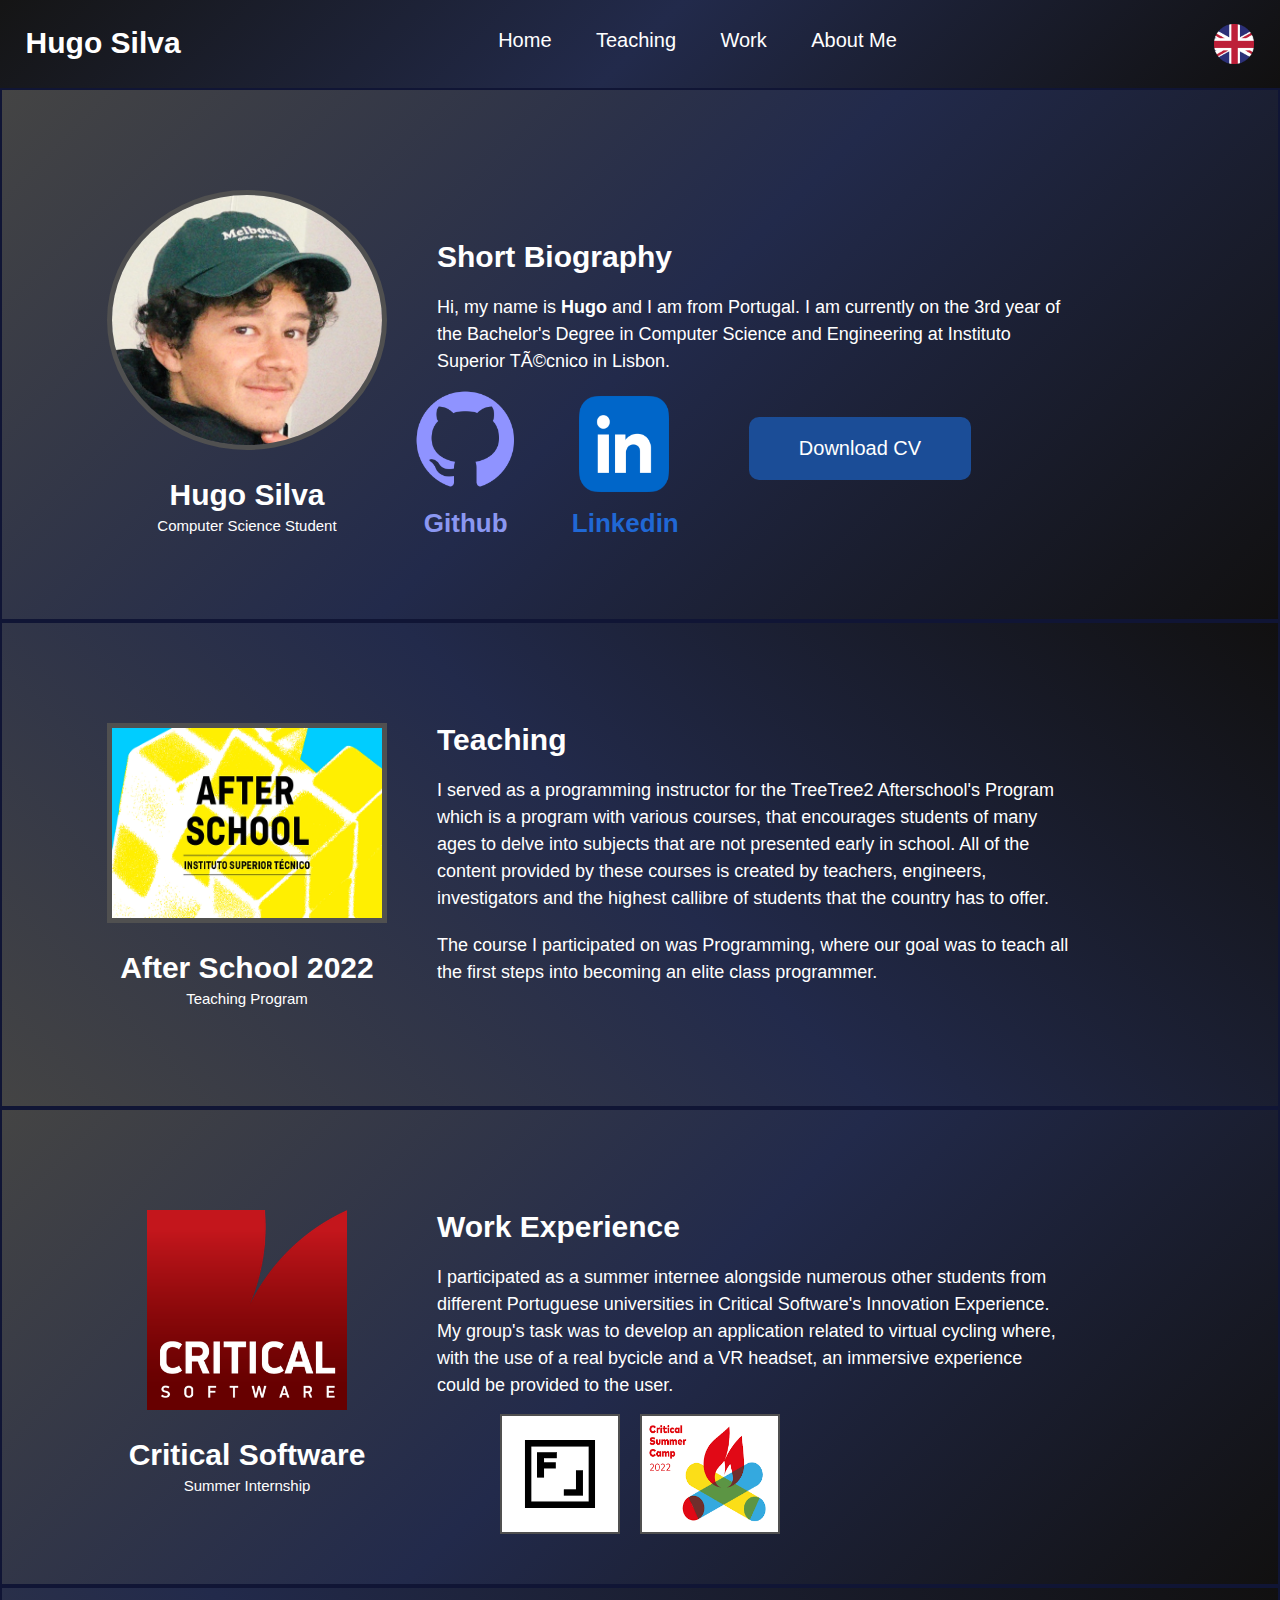
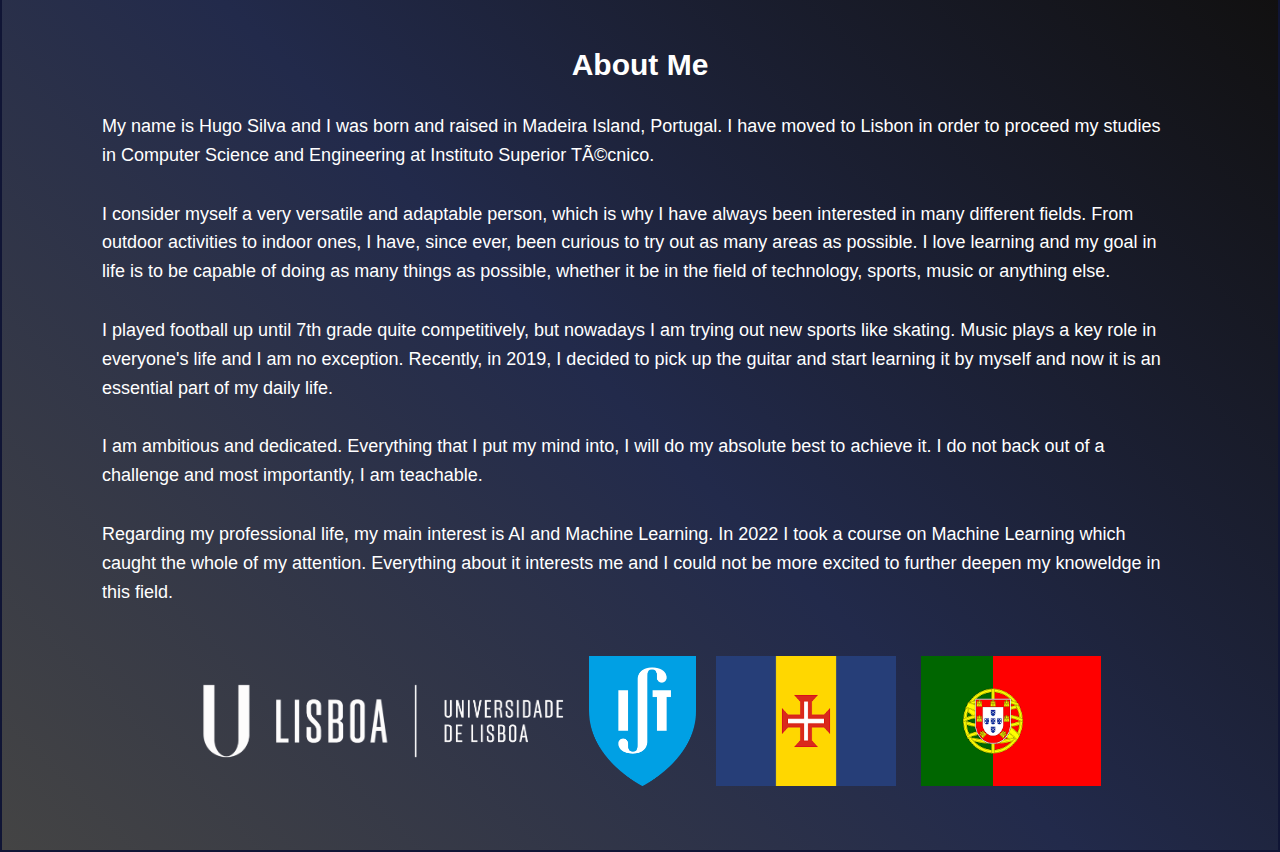
<file: index.html>
<!DOCTYPE html>
<html lang="en">
    <head
        <meta charset="utf-8">
        <meta http-equiv="X-UA-Compatible" content="IE=edge">
        <meta name="viewport" content="width=device-width, initial-scale=1.0">
        <title>
            Personal Website
        </title>
        <link rel="stylesheet" href="css/style.css">
    </head>
<body> 
<div class = "page">
    <div id = "header">
        <div class = "container">
            <nav>
                <h1>Hugo Silva</h1>
                <ul id = "side_menu">
                    <li><a href="#bio" onclick="close_menu()">Home</a></li>
                    <li><a href="#teaching" onclick="close_menu()">Teaching</a></li>
                    <li><a href="#work" onclick="close_menu()">Work</a></li>
                    <li><a href="#aboutme" onclick="close_menu()">About Me</a></li>
                    <!-- <li><a href="#" onclick="close_menu()">Contact</a></li> -->
                    <img src="images/cross.png" class = "cross" onclick="close_menu()">
                </ul>
                <img src="images/menu.png" class = "menu" onclick="open_menu()">
                <img src="images/circle-flag-of-uk-free-png.jpg" class = "flag">
            </nav>
        </div>
    </div>
    
    
    <div id = "bio">
        <div class = "bio_background">
            <div class = "bio_section">
                <div class = "bio_img_title">
                    <img src="images/img.jpg" class = "hugo">
                    <h1>Hugo Silva</h1>
                    <p>Computer Science Student</p>
                </div>
                <div class = "bio_section_text">
                    <h1>Short Biography</h1>
                    <p>Hi, my name is <span>Hugo</span> and I am from Portugal. I am currently on the 3rd year of the 
                        Bachelor's Degree in Computer Science and Engineering at Instituto Superior Técnico
                        in Lisbon.
                    </p>
                </div>
            </div>
            <div class = "personal_links">
                <div class = "github_link">
                    <!-- set image as link -->
                    <a href="https://github.com/hugoesilva" target="_blank">
                        <img src="images/github.jpg" class = "github">
                        <h1>Github</h1>
                    </a>
                </div>
                <div class = "linkedin_link">
                    <!-- set image as link -->
                    <a href="https://www.linkedin.com/in/hugo-silva-2311a9238/?originalSubdomain=pt" target="_blank">
                        <img src="images/linkedin.png" class = "linkedin">
                        <h1>Linkedin</h1>
                    </a>
                </div>
                <div class = "CV">
                    <a href = "cv/CV-Hugo-Silva .pdf" download class = "btn">
                        Download CV
                    </a>
                </div>
            </div>
        </div>
    </div>
    
    
    <div id = "teaching">
        <div id = "teaching" class = "teaching_background">
            <div class = "teaching_section">
                <div class = "teaching_img_title">
                    <a href="https://treetree2.school/cursos/programacao/2022-04" target="_blank">
                        <img src="images/Screenshot 2023-02-09 at 03.29.46.jpg" class = "afterschools">
                        <h1>After School 2022</h1>
                        <p>Teaching Program</p>
                    </a>
                </div>
                <div class = "teaching_section_text">
                    <h1>Teaching</h1>
                    <p>I served as a programming instructor for the TreeTree2 Afterschool's Program which is a
                        program with various courses, that encourages students of many ages to delve into 
                        subjects that are not presented early in school. All of the content provided by 
                        these courses is created by teachers, engineers, investigators and the highest 
                        callibre of students that the country has to offer.
                        <p>
                            The course I participated on was Programming, where our goal was to teach all 
                            the first steps into becoming an elite class programmer.
                        </p>
                    </p>
                </div>
        
            </div>
        </div>
    </div>
    
    
    <div id = "work">
        <div id = "work" class = "work_exp_background">
            <div class = "work_exp_section">
                <div class = "work_exp_img_title">
                    <a href="https://criticalsoftware.com/" target="_blank">
                        <img src="images/critical.jpg" class = "critical">
                        <h1>Critical Software</h1>
                        <p>Summer Internship</p>
                    </a>
                </div>
                <div class = "work_exp_section_text">
                    <h1>Work Experience</h1>
                    <p>I participated as a summer internee alongside numerous other students from different
                        Portuguese universities in Critical Software's Innovation Experience. My group's task
                        was to develop an application related to virtual cycling where, with the use of a real 
                        bycicle and a VR headset, an immersive experience could be provided to the user.
                    </p>
                </div>
            </div>
            <div class = "critical_images">
                <img src="images/fikalab.jpg" class = "fikalab">
                <img src="images/critical_summer_camp.jpg" class = "critical_summer_camp">
            </div>
        </div>
    </div>
    
    
    <div id = "aboutme">
        <div id = "aboutme" class = "about_me_section">
            <div class = "about_me_background">
                <div class = "about_me_section_text">
                    <h1>About Me</h1>
                    <p>
                        My name is Hugo Silva and I was born and raised in Madeira Island, Portugal. I have moved to Lisbon
                        in order to proceed my studies in Computer Science and Engineering at Instituto Superior Técnico.
                    <p>
                        I consider myself a very versatile and adaptable person, which is why I have always been interested
                        in many different fields. From outdoor activities to indoor ones, I have, since ever, been curious
                        to try out as many areas as possible. I love learning and my goal in life is to be capable of doing
                        as many things as possible, whether it be in the field of technology, sports, music or anything else.
                    <p>
                        I played football up until 7th grade quite competitively, but nowadays I am trying out new sports like
                        skating. Music plays a key role in everyone's life and I am no exception. Recently, in 2019,
                        I decided to pick up the guitar and start learning it by myself and now it is an essential part of my
                        daily life.
                    </p>
                    <p>
                        I am ambitious and dedicated. Everything that I put my mind into, I will do my absolute best 
                        to achieve it. I do not back out of a challenge and most importantly, I am teachable.
                    </p>
                    <p>
                        Regarding my professional life, my main interest is AI and Machine Learning. In 2022 I took
                        a course on Machine Learning which caught the whole of my attention. Everything about it interests
                        me and I could not be more excited to further deepen my knoweldge in this field.
                    </p>
                </div>
                <div class = "about_me_img_title">
                    <div class = "images_about_me">
                        <a href="https://www.ulisboa.pt/" target="_blank">
                            <img src="images/ulisboa.png" class = "ulisboa">
                        </a>
                        <a href="https://tecnico.ulisboa.pt/pt/" target="_blank">
                            <img src="images/ist.png" class = "ist">
                        </a>
                        <div class = "madeira_pt_flags">
                            <img src = "images/madeira.png" class = "madeira">
                            <img src = "images/pt.png" class = "pt">
                        </div>
                    </div>
                </div>
            </div>
        </div>
    </div>
</div>


</body>
</html>

<script>

    var side_menu = document.getElementById("side_menu");

    function open_menu() {
        side_menu.style.right = "0";
    }

    function close_menu() {
        side_menu.style.right = "-100%";
    }
</script>
</file>
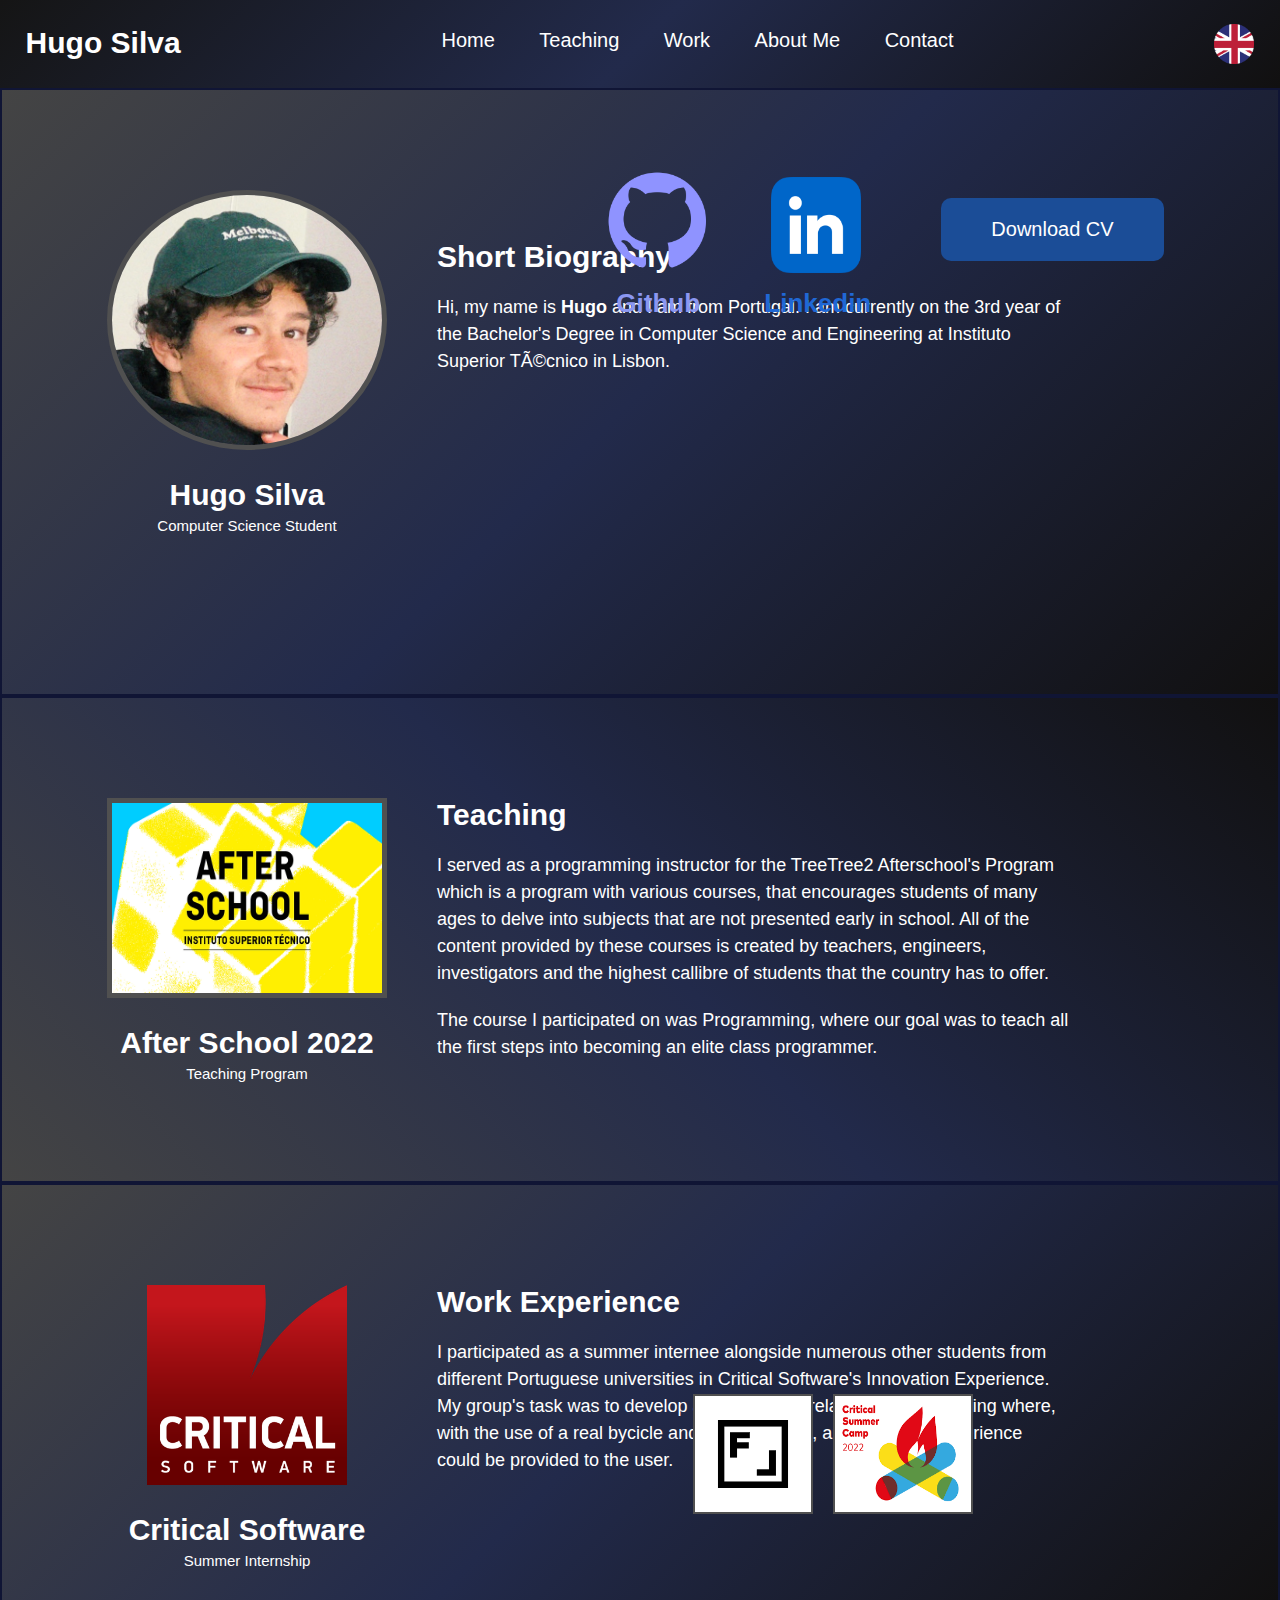
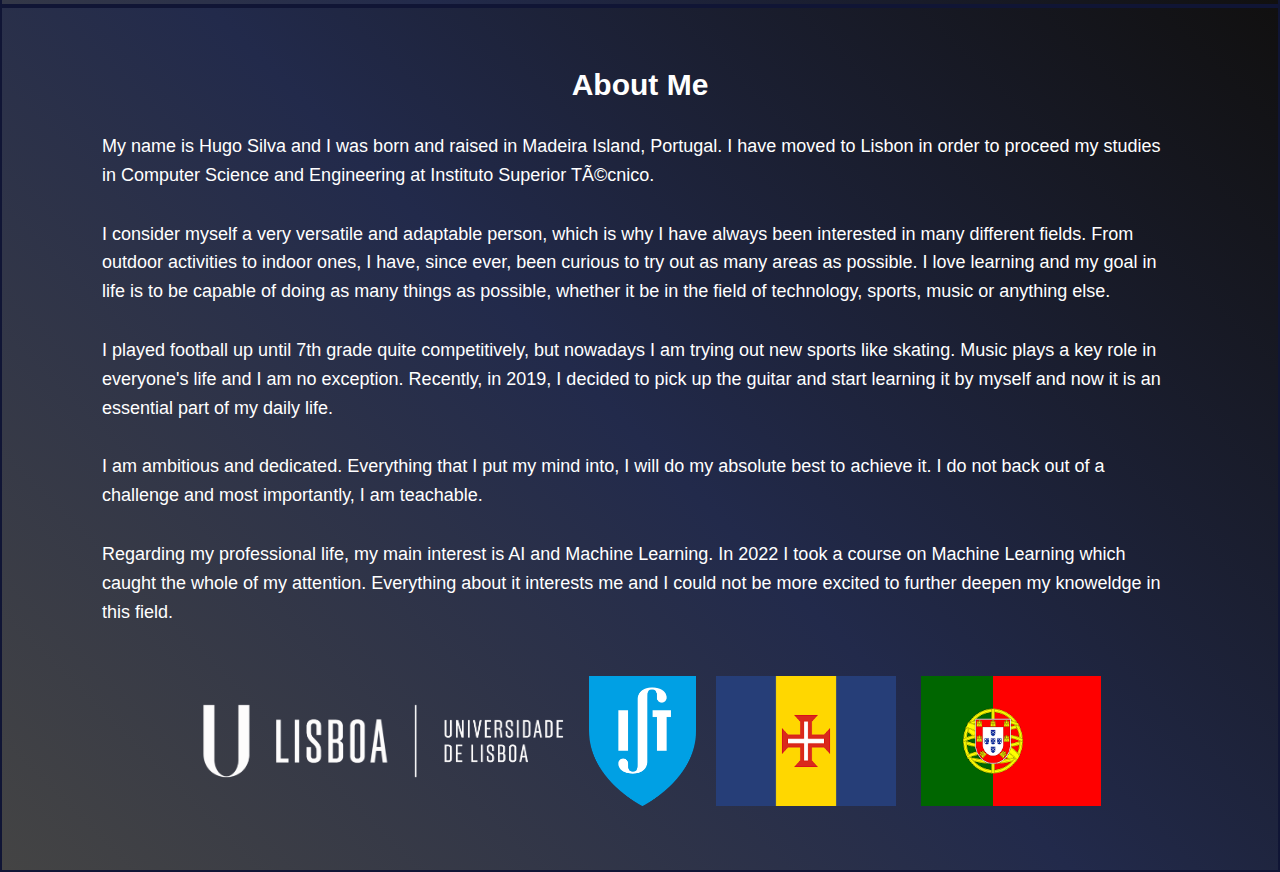
<file: templates/index.html>
<!DOCTYPE html>
<html lang="en">
    <head
        <meta charset="utf-8">
        <meta http-equiv="X-UA-Compatible" content="IE=edge">
        <meta name="viewport" content="width=device-width, initial-scale=1.0">
        <title>
            Personal Website
        </title>
        <link rel="stylesheet" href="../css/style.css">
    </head>
<body> 
<div id = "header">
    <div class = "container">
        <nav>
            <h1>Hugo Silva</h1>
            <ul id = "side_menu">
                <li><a href="#header" class="active">Home</a></li>
                <li><a href="#teaching">Teaching</a></li>
                <li><a href="#work">Work</a></li>
                <li><a href="#aboutme">About Me</a></li>
                <li><a href="#">Contact</a></li>
                <img src="../images/cross.png" class = "cross" onclick="close_menu()">
            </ul>
            <img src="../images/menu.png" class = "menu" onclick="open_menu()">
            <img src="../images/circle-flag-of-uk-free-png.jpg" class = "flag">
        </nav>
    </div>
</div>


<div id = "bio">
    <div class = "bio_background">
        <div class = "bio_section">
            <div class = "bio_img_title">
                <img src="../images/img.jpg" class = "hugo">
                <h1>Hugo Silva</h1>
                <p>Computer Science Student</p>
            </div>
            <div class = "bio_section_text">
                <h1>Short Biography</h1>
                <p>Hi, my name is <span>Hugo</span> and I am from Portugal. I am currently on the 3rd year of the 
                    Bachelor's Degree in Computer Science and Engineering at Instituto Superior Técnico
                    in Lisbon.
                </p>
                <div class = "personal_links">
                    <div class = "github_link">
                        <!-- set image as link -->
                        <a href="https://github.com/hugoesilva" target="_blank">
                            <img src="../images/github.jpg" class = "github">
                            <h1>Github</h1>
                        </a>
                    </div>
                    <div class = "linkedin_link">
                        <!-- set image as link -->
                        <a href="https://www.linkedin.com/in/hugo-silva-2311a9238/?originalSubdomain=pt" target="_blank">
                            <img src="../images/linkedin.png" class = "linkedin">
                            <h1>Linkedin</h1>
                        </a>
                    </div>
                    <div class = "CV">
                        <a href = "../cv/CV-Hugo-Silva .pdf" download class = "btn">
                            Download CV
                        </a>
                    </div>
                </div>
            </div>
        </div>
    </div>
</div>


<div id = "teaching">
    <div id = "teaching" class = "teaching_background">
        <div class = "teaching_section">
            <div class = "teaching_img_title">
                <a href="https://treetree2.school/cursos/programacao/2022-04" target="_blank">
                    <img src="../images/Screenshot 2023-02-09 at 03.29.46.jpg" class = "afterschools">
                    <h1>After School 2022</h1>
                    <p>Teaching Program</p>
                </a>
            </div>
            <div class = "teaching_section_text">
                <h1>Teaching</h1>
                <p>I served as a programming instructor for the TreeTree2 Afterschool's Program which is a
                    program with various courses, that encourages students of many ages to delve into 
                    subjects that are not presented early in school. All of the content provided by 
                    these courses is created by teachers, engineers, investigators and the highest 
                    callibre of students that the country has to offer.
                    <p>
                        The course I participated on was Programming, where our goal was to teach all 
                        the first steps into becoming an elite class programmer.
                    </p>
                </p>
            </div>
    
        </div>
    </div>
</div>


<div id = "work">
    <div id = "work" class = "work_exp_background">
        <div class = "work_exp_section">
            <div class = "work_exp_img_title">
                <a href="https://criticalsoftware.com/" target="_blank">
                    <img src="../images/critical.jpg" class = "critical">
                    <h1>Critical Software</h1>
                    <p>Summer Internship</p>
                </a>
            </div>
            <div class = "work_exp_section_text">
                <h1>Work Experience</h1>
                <p>I participated as a summer internee alongside numerous other students from different
                    Portuguese universities in Critical Software's Innovation Experience. My group's task
                    was to develop an application related to virtual cycling where, with the use of a real 
                    bycicle and a VR headset, an immersive experience could be provided to the user.
                </p>
                <div class = "critical_images">
                    <img src="../images/fikalab.jpg" class = "fikalab">
                    <img src="../images/critical_summer_camp.jpg" class = "critical_summer_camp">
                </div>
            </div>
    
        </div>
    </div>
</div>


<div id = "aboutme">
    <div id = "aboutme" class = "about_me_section">
        <div class = "about_me_background">
            <div class = "about_me_section_text">
                <h1>About Me</h1>
                <p>
                    My name is Hugo Silva and I was born and raised in Madeira Island, Portugal. I have moved to Lisbon
                    in order to proceed my studies in Computer Science and Engineering at Instituto Superior Técnico.
                <p>
                    I consider myself a very versatile and adaptable person, which is why I have always been interested
                    in many different fields. From outdoor activities to indoor ones, I have, since ever, been curious
                    to try out as many areas as possible. I love learning and my goal in life is to be capable of doing
                    as many things as possible, whether it be in the field of technology, sports, music or anything else.
                <p>
                    I played football up until 7th grade quite competitively, but nowadays I am trying out new sports like
                    skating. Music plays a key role in everyone's life and I am no exception. Recently, in 2019,
                    I decided to pick up the guitar and start learning it by myself and now it is an essential part of my
                    daily life.
                </p>
                <p>
                    I am ambitious and dedicated. Everything that I put my mind into, I will do my absolute best 
                    to achieve it. I do not back out of a challenge and most importantly, I am teachable.
                </p>
                <p>
                    Regarding my professional life, my main interest is AI and Machine Learning. In 2022 I took
                    a course on Machine Learning which caught the whole of my attention. Everything about it interests
                    me and I could not be more excited to further deepen my knoweldge in this field.
                </p>
            </div>
            <div class = "about_me_img_title">
                <div class = "images_about_me">
                    <a href="https://www.ulisboa.pt/" target="_blank">
                        <img src="../images/ulisboa.png" class = "ulisboa">
                    </a>
                    <a href="https://tecnico.ulisboa.pt/pt/" target="_blank">
                        <img src="../images/ist.png" class = "ist">
                    </a>
                    <div class = "madeira_pt_flags">
                        <img src = "../images/madeira.png" class = "madeira">
                        <img src = "../images/pt.png" class = "pt">
                    </div>
                </div>
            </div>
        </div>
    </div>
</div>

</body>
</html>

<script>

    var side_menu = document.getElementById("side_menu");

    function open_menu() {
        side_menu.style.right = "0";
    }

    function close_menu() {
        side_menu.style.right = "-100%";
    }
</script>
</file>
<file: css/style.css>
* {
    margin: 0;
    padding: 0;
    font-family: 'Poppins', sans-serif;
    box-sizing: border-box;
}

body {
    background: #080808;
    color: #fff;
}

html {
    scroll-behavior: smooth;
    /* leave the place where it scrolls to centered */
    /* scroll-padding-top: 50px; */
}

/* ----------- NAV BAR ----------- */

#header {
    width: 100%;
    /* set background image to a fade from top left to bottom right from dark blue to darker blue to black */
    background: linear-gradient(135deg, #151515 0%, #222a4b 50%, #111010 100%);
    /* make header fixed when scrolling down the page */
    /* position: fixed;
    z-index: 2; */
}

.container {
    padding: 4px 2%;
}

nav {
    display: flex;
    justify-content: space-between;
    align-items: centre;
    flex-wrap: wrap;
    margin: 20px 0;
}

nav h1 {
    color: #fff;
    font-size: 30px;
    font-weight: 700;
    padding-top: 2px;
}

nav ul li {
    display: inline-block;
    /* leave space between links */
    margin: 0 20px;
    padding-top: 5px;
}

.flag {
    width: 40px;
    height: 40px;
}

nav ul li a {
    text-decoration: none;
    color: #fff;
    font-size: 20px;
    font-weight: 500;
    position: relative;
}

nav ul li a::after {
    content: "";
    width: 0;
    height: 3px;
    background: #8bf192;
    position: absolute;
    left: 0;
    bottom: -6px;
}

/* if nav ul li is active */
/* nav ul li a.active {
    color: #8bf192;
}
 */
nav ul li a:hover::after {
    width: 100%;
    transition: 0.5s;
}

/* ----------------- SHORT BIOGRAPHY ----------------- */

#bio {
    /* set background image to a fade from top left to bottom right from dark blue to darker blue to black */
    background: linear-gradient(135deg, #444444 0%, #222a4b 50%, #111010 100%);
    padding-bottom: 80px;
    /* set a border */
    border: 2px solid #101535;
}

.hugo {
    /* set a border around the image */
    border: 5px solid #505050;
    width: 280px;
    height: 260px;
    border-radius: 60%;
    overflow: hidden;
    margin: 20px 0;
}

.bio_img_title {
    position: relative;
    text-align: center;
}

.bio_img_title h1 {
    font-weight: 700;
    margin: 5px 0;
    /* set white text */
    color: #fff;
}

.bio_img_title p {
    color: #fff;
}


.bio_section {
    /* centre in the middle of the page */
    display: inline-flex;
    /* align items horizontally */
    justify-content: center;
    font-size: 15px;
    font-weight: 500;
    padding-left: 105px;
    padding-bottom: 20px;
    padding-top: 80px;
    padding-bottom: 80px;
}


.bio_section_text {
    font-size: 15px;
    margin: 70px 50px;
    color: #fff;;
}

.bio_section_text p {
    /* space between lines */
    width: 80%;
    line-height: 1.5;
    font-size: 15px;
    margin: 20px 0px;
    color: #fff;
    font-size: 18px;
}

.bio_section_text p span {
    font-weight: 700;
}

.github_link h1 {
    /* align text with image */ 
    margin-left: 15px;
    /* set text color to light purple */
    color: #8b97f1;
    font-size: 26px;
}

.github_link a {
    /* remove underline */
    text-decoration: none;
}

/* make github_link image increase height when hovering it */
.github_link:hover img {
    transform: translate(0, -10px);
}

.github_link:hover h1 {
    transform: translate(0, -10px);
}

.github {
    width: 120px;
    height: 120px;
    margin-top: 20px;
/* set image color to a the blue link color */
    filter: invert(0.5) sepia(1) saturate(3) hue-rotate(200deg);
}

.linkedin {
    width: 150px;
    height: 160px;
}

.linkedin_link {
    margin-left: 20px;
}

.linkedin_link a {
    /* remove underline */
    text-decoration: none;
}

.linkedin_link:hover img {
    transform: translate(0, -10px);
}

.linkedin_link:hover h1 {
    transform: translate(0, -10px);
}

.linkedin_link h1 {
    /* align text with image */ 
    margin-left: 23px;
    /* set text color to light purple */
    color: #2068d5;
    /* get text closer to image */
    margin-top: -20px;
    /* lower font */
    font-size: 26px;
}

.personal_links {
    /* center items in the middle of the page */
    display: flex;
    justify-content: center;
    /* space between items */
    margin-left: 100px;
    margin-top: -250px;
}

.CV {
    /* font size */
    font-size: 40px;
    
    padding-left: 50px;
    padding-top: 53px;
}

.CV a {
    /* set text color to white */
    color: #fff;
    /* set text to be bold */
    font-weight: 500;
    /* set text to be bigger */
    font-size: 20px;
    /* set text to be closer to the image */
    padding: 20px;
    padding-left: 50px;
    padding-right: 50px;
    /* remove underline */
    text-decoration: none;
    /* round edges */
    border-radius: 10px;
    /* center text */
    text-align: center;
}

.CV a:hover {
    transform: translate(0px, -5px);
    background: #8b97f1;
}

/* ----------------- TEACHING ----------------- */

.teaching_background {
    background: linear-gradient(225deg, #111010, #222a4b 50%, #444444 100%);
}

.teaching_section {
    /* centre in the middle of the page */
    display: inline-flex;
    /* align items horizontally */
    justify-content: center;
    font-size: 15px;
    font-weight: 500;
    padding-left: 105px;
    padding-bottom: 20px;
    padding-top: 80px;
    padding-bottom: 80px;
    /* set a thin border */
    border: 2px solid #101535;
}

.teaching_img_title {
    position: relative;
    text-align: center;
}

.teaching_img_title h1 {
    font-weight: 700;
    margin: 5px 0;
    /* set white text */
    color: #fff;
}

.teaching_img_title p {
    color: #fff;
}

.teaching_img_title a {
    /* remove underline */
    text-decoration: none;
}

.teaching_section_text {
    font-size: 15px;
    margin: 20px 50px;
    color: #fff;;
}

.teaching_section_text p {
    /* space between lines */
    width: 80%;
    line-height: 1.5;
    font-size: 15px;
    margin: 20px 0px;
    color: #fff;
    font-size: 18px;
}

.teaching_section_text p span {
    font-weight: 700;
}

.afterschools {
    border: 5px solid #505050;
    width: 280px;
    height: 200px;
    overflow: hidden;
    margin: 20px 0;
}


/* ----------------- WORK EXPERIENCE ----------------- */


.work_exp_background {
    background: linear-gradient(135deg, #444444 0%, #222a4b 50%, #111010 100%);
    border: 2px solid #101535;
}

.work_exp_section {
    /* centre in the middle of the page */
    display: inline-flex;
    /* align items horizontally */
    justify-content: center;
    font-size: 15px;
    font-weight: 500;
    padding-left: 105px;
    padding-bottom: 0px;
    padding-top: 80px;
    padding-bottom: 20px;
}

.work_exp_img_title {
    position: relative;
    text-align: center;
}

.work_exp_img_title h1 {
    font-weight: 700;
    margin: 5px 0;
    /* set white text */
    color: #fff;
}

.work_exp_img_title p {
    color: #fff;
}

.work_exp_section_text {
    font-size: 15px;
    margin: 20px 50px;
    color: #fff;;
}


.work_exp_section_text p {
    /* space between lines */
    width: 80%;
    line-height: 1.5;
    font-size: 15px;
    margin: 20px 0px;
    color: #fff;
    font-size: 18px;
}

.work_exp_section_text p span {
    font-weight: 700;
}

.work_exp_img_title a {
    /* remove underline */
    text-decoration: none;
}

.critical {
    width: 200px;
    height: 200px;
    margin: 20px 40px;
}

.critical_images {
    /* display inline images*/
    display: flex;
    /* center on page */
    justify-content: center;

    padding-bottom: 50px;
    margin-top: -100px;
}

.critical_summer_camp {
    width: 140px;
    height: 120px;
    /* set a border */
    border: 2px solid #505050;
}

.fikalab {
    width: 120px;
    height: 120px;
    border: 2px solid #505050;
    margin-right: 20px;
}


/* ----------------- ABOUT ME ----------------- */

.about_me_background {
    background: linear-gradient(225deg, #111010, #222a4b 50%, #444444 100%);
    padding-bottom: 60px;
}

.about_me_img_title {
    position: relative;
    text-align: center;
}

.about_me_img_title h1 {
    font-weight: 700;
    margin: 5px 0;
    /* set white text */
    color: #fff;
}

.about_me_img_title p {
    color: #fff;
}

.about_me_section_text {
    /* set the text to be centered in the page */
    text-align: center;
    color: #fff;;
}

.about_me_section_text p {
    /* space between lines */
    width: 100%;
    line-height: 1.6;
    font-size: 15px;
    margin: 30px 0px;
    padding-left: 100px;
    padding-right: 100px;
    color: #fff;
    font-size: 18px;
    /* when line changes, push it to the left */
    text-align: left;
}

.about_me_section_text h1 {
    /* set text color to white */
    color: #fff;
    /* set text to be bold */
    font-weight: 700;
    /* set text to be bigger */
    font-size: 30px;
    /* set text to be closer to the image */
    padding-top: 60px;
}

.about_me_section_text p span {
    font-weight: 700;
}

.about_me_images {
    /* align items horizontally */
    display: inline-flex;
    /* set the text to be centered in the page */
    text-align: center;
    /* set the text to be closer to the image */
    padding-top: 40px;
}

.ist {
    width: px;
    height: 130px;
}

.madeira {
    width: 180px;
    height: 130px;
    margin: 0px 20px;
}

.pt {
    width: 180px;
    height: 130px;  
}

.ist_text h1 {
    /* set font size */
    font-size: 15px;
}

.ist_text p {
    /* set font size */
    font-size: 15px;
}

.ulisboa {
    width: 370px;
    height: 130px;
    margin: 0px 20px;
/* set logo colour to white */
    filter: invert(1);
}

.about_me_section {
    border: 2px solid #101535;
}

.images_about_me {
    /* display inline images*/
    display: inline-flex;
    padding-top: 20px;
}



.btn {
    display: inline-block;
    background:#1b4d97;
}

/* ----------- RESPONSIVE ------------ */


/* css for small screen */

nav .cross {
    display: none;
}
nav .menu {
    display: none;
}



@media only screen and (max-width: 600px) {

    /* make header fixed when scrolling down the page */

    /* #header {
        position: fixed;
        z-index: 2;
    } */
    

    nav .flag {
        display: none;
    }

    nav .cross {
        display: block;
    }
    nav .menu {
        display: block;
    }

    nav ul {
        background: linear-gradient(135deg, #151515 0%, #222a4b 50%, #111010 100%);
        position: fixed;
        top: 0;
        right: -100%;
        width: 200px;
        height: 100vh;
        padding-top: 50px;
        z-index: 2;
        transition: right 0.5s;
    }

    nav ul li {
        display: block;
        margin: 25px;
    }

    nav ul .cross {
        position: absolute;
        top: 25px;
        left: 25px;
        cursor: pointer;
    }
    nav ul .menu {
        position: absolute;
        top: 25px;
        left: 25px;
        cursor: pointer;
    }

    .menu {
        /* set size */
        width: 30px;
        height: 30px;
        /* set image color to white */
        filter: invert(1);
    }
    .cross {
        /* set size */
        width: 22px;
        height: 22px;
        /* set image color to white */
        filter: invert(1);
    }

    .page {
        width: 100%;
        padding: 0px 0px;
        margin: 0px 0px;
        /* adjust size to screen size */
        height: 100vh;
        overflow-x: hidden;
    }

    /* ----- BIO ----- */

    

    .bio_section {
        /* display items vertically and centered */
        display: flex;
        flex-direction: column;
        align-items: center;
        /* set the text to be centered in the page */
        text-align: center;
        /* set the text to be closer to the image */
        font-weight: 500;
        padding-left: 0px;
        padding-bottom: 0px;
        padding-top: 0px;
        padding-bottom: 0px;
        /* set a thin border */
    }
    
    
    .bio_section_text {
        font-size: 12px;
        margin: 0px 10px;
        margin-top: 20px;
        color: #fff;
        /* display the text lines vertically */
    }

    .bio_section_text h1 {
        margin: 10px 0px;
    }
    
    .bio_section_text p {
        text-align: center;
        width: 100%;
    }
    
    .bio_section_text p span {
        font-weight: 700;
    }
    
    .github_link h1 {
        /* align text with image */ 
        /* set text color to light purple */
        color: #8b97f1;
        font-size: 20px;
        margin-left: 7px;
    }
    
    .github {
        width: 80px;
        height: 80px;
        margin-left: 0px;
    /* set image color to a the blue link color */
        filter: invert(0.5) sepia(1) saturate(3) hue-rotate(200deg);
    }

    .linkedin {
        width: 90px;
        height: 100px;
    }
    
    .linkedin_link {
        margin-left: 0px;
        margin-right: 0px;
        margin-top: 10px;
        /* center in the page */
    }
    
    .linkedin_link h1 {
        /* align text with image */ 
        margin-left: 5px;
        /* set text color to light purple */
        color: #2068d5;
        /* get text closer to image */
        margin-top: -10px;
        /* lower font */
        font-size: 20px;
    }
    
    .personal_links {
        /* center horizontally all the content in the page */
        display: flex;
        justify-content: space-between;

        margin-left: 0px;

        padding-top: 250px;
        padding-bottom: 0px;
        padding-left: 10px;
        padding-right: 10px;

        /* leave space between content */

        

    }

    .CV {
        /* font size */
        font-size: 20px;
        
        padding-left: 0px;
        padding-top: 32px;
        margin-right: 0px;
    }
    
    .CV a {
        /* set text color to white */
        color: #fff;
        /* set text to be bold */
        font-weight: 500;
        /* set text to be bigger */
        font-size: 20px;
        /* set text to be closer to the image */
        padding-left: 15px;
        padding-right: 15px;
        /* remove underline */
        text-decoration: none;
        /* round edges */
        border-radius: 10px;
    }

    /* ------ TEACHING ------ */

    .teaching_section {
        /* display items vertically and centered */
        display: flex;
        flex-direction: column;
        align-items: center;
        /* set the text to be centered in the page */
        text-align: center;
        /* set the text to be closer to the image */
        font-weight: 500;
        padding-left: 0px;
        padding-bottom: 0px;
        padding-top: 0px;
        padding-bottom: 0px;
        /* set a thin border */
        border: 2px solid #101535;
    }

    .teaching_section_text {
        font-size: 12px;
        margin: 20px 0px;
        color: #fff;
        text-align: center;
        /* display the text lines vertically */
    }

    .teaching_section_text h1 {
        margin: 10px 15px;
        /* center */
        text-align: center;

    }

    .teaching_section_text p {
        width: 100%;
        margin: 0px 0px;
        padding-left: 100px;
        padding-right: 100px;
        /* leave space between paragraphs */
        margin-bottom: 20px;
    }

    .teaching_section_text p span {
        font-weight: 700;
    }

    .teaching_section_text p {
        padding-left: 20px;
        padding-right: 20px;
    }

    .teaching_section_text h1 {
        padding-top: 20px;
    }

    /* ------ WORK ------ */

    .work_exp_section {
        /* display items vertically and centered */
        display: flex;
        flex-direction: column;
        align-items: center;
        /* set the text to be centered in the page */
        text-align: center;
        /* set the text to be closer to the image */
        font-weight: 500;
        padding-left: 0px;
        padding-bottom: 0px;
        padding-top: 0px;
        padding-bottom: 0px;
        /* set a thin border */
    }

    .work_exp_section_text {
        font-size: 12px;
        margin: 20px 0px;
        color: #fff;
        /* display the text lines vertically */
    }

    .work_exp_section_text h1 {
        margin: 10px;
    }

    .work_exp_section_text p {
        width: 100%;
        margin: 0px 0px;
        padding-left: 100px;
        padding-right: 100px;
    }

    .work_exp_section_text p span {
        font-weight: 700;
    }

    .work_exp_section_text p {
        padding-left: 20px;
        padding-right: 20px;
        text-align: center;
    }

    .work_exp_section_text h1 {
        padding-top: 20px;
    }

    .critical_images {
        margin-top: 0px;
    }

    /* ------ ABOUT ME ------ */

    .about_me_section {
        /* display items vertically and centered */
        display: flex;
        flex-direction: column;
        align-items: center;
        /* set the text to be centered in the page */
        text-align: center;
        /* set the text to be closer to the image */
        font-weight: 500;
        padding-left: 0px;
        padding-bottom: 0px;
        padding-top: 0px;
        padding-bottom: 0px;
        /* set a thin border */
        border: 2px solid #101535;
    }

    .about_me_section_text {
        font-size: 12px;
        margin: 20px 0px;
        color: #fff;
        /* display the text lines vertically */
    }

    .about_me_section_text h1 {
        margin: 10px;
    }

    .about_me_section_text p span {
        font-weight: 700;
    }

    .about_me_section_text p {
        padding-left: 40px;
        padding-right: 40px;
        text-align: center;
    }

    .about_me_section_text h1 {
        padding-top: 20px;
    }

    .images_about_me {
        /* allign vertically */
        display: flex;
        flex-direction: column;
    }

    .madeira_pt_flags {
        margin-top: 5px;
        margin-right: 5px;
        /* center */
        text-align: center;
        padding-right: 15px;
    }

    .madeira {
        width: 140px;
        height: 100px;
    }

    .pt {
        width: 140px;
        height: 100px;
    }

    .ist {
        width: 100px;
        height: 120px;
        padding-bottom: 10px;
    }

}


/* for ipads */

@media only screen and (min-width: 768px) and (max-width: 1080px) {

    .personal_links {
        padding-top: 200px;
        /* center items in screen */
        display: flex;
        padding-left: 0px;
        padding-right: 80px;
    }

    .images_about_me {
        /* allign vertically */
        display: flex;
        flex-direction: column;
    }

    .critical_images {
        /* center them in screen horizontally*/
        display: flex;
        justify-content: center;

        margin-top: 0px;

    }

    .madeira_pt_flags {
        margin-top: 5px;
        margin-right: 5px;
        /* center */
        text-align: center;
        padding-right: 15px;
    }

    .madeira {
        width: 140px;
        height: 100px;
    }

    .pt {
        width: 140px;
        height: 100px;
    }

    .ist {
        width: 100px;
        height: 120px;
        padding-bottom: 10px;
    }

}

/* on 810x1080 */

/* @media only screen and (min-width: 810px) and (max-width: 1080px) {

    .personal_links {
        padding-top: 50px;
        display: flex;
        padding-left: 240px;
        padding-right: 0px;
    }

    .critical_images {
        padding-right: 100px;
        margin-top: -50px;
        margin-left: 280px;
    }

} */
</file>
